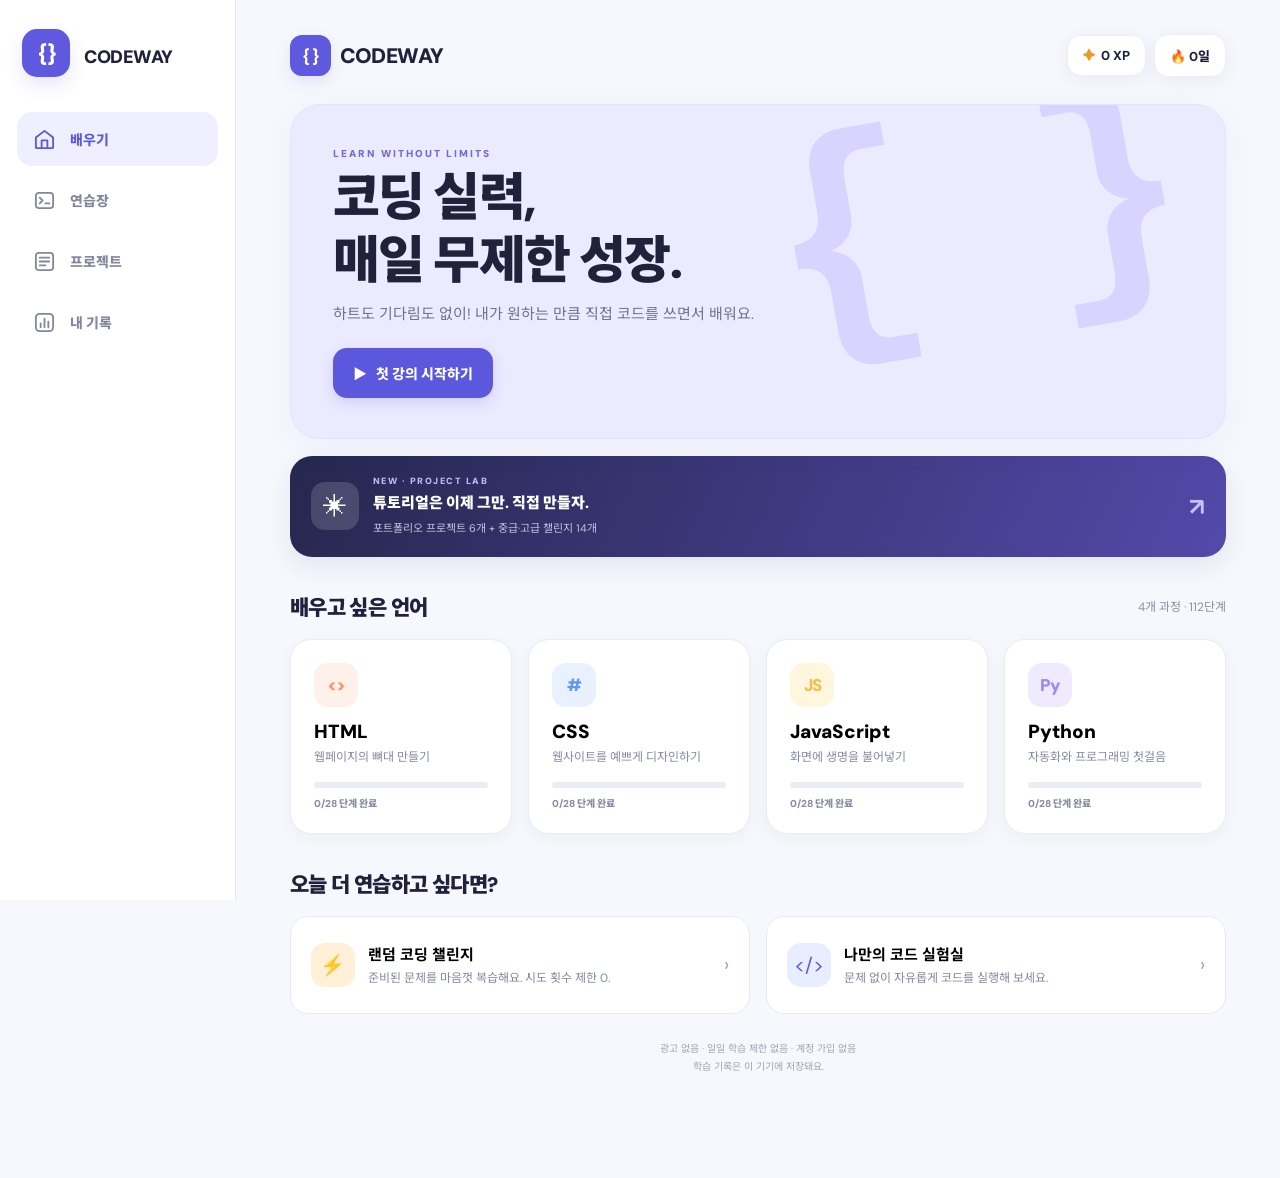
<file: index.html>
<!doctype html>
<html lang="ko">
<head>
  <meta charset="utf-8">
  <meta name="viewport" content="width=device-width, initial-scale=1, viewport-fit=cover">
  <meta name="theme-color" content="#f8f9ff">
  <meta name="apple-mobile-web-app-capable" content="yes">
  <meta name="apple-mobile-web-app-status-bar-style" content="default">
  <meta name="apple-mobile-web-app-title" content="CODEWAY">
  <meta name="description" content="하루 제한 없이 배우는 한국어 코딩 학습 앱. 기초 강의, 중급·고급 챌린지, 포트폴리오 프로젝트 제작.">
  <link rel="manifest" href="./manifest.webmanifest">
  <link rel="apple-touch-icon" href="./icon-192.png">
  <link rel="icon" type="image/svg+xml" href="./icon.svg">
  <link rel="stylesheet" href="./styles.css?v=4.0.0">
  <title>CODEWAY — 무제한 코딩 학습</title>
</head>
<body>
  <div id="app" aria-live="off"><div class="boot"><div class="brand-mark">{ }</div><strong>CODEWAY</strong><p>코딩의 모든 날이 열려 있어요.</p></div></div>
  <div id="toast" class="toast" role="status" aria-live="polite"></div>
  <script src="./lessons.js?v=4.0.0"></script>
  <script src="./app.js?v=4.0.0"></script>
</body>
</html>
</file>
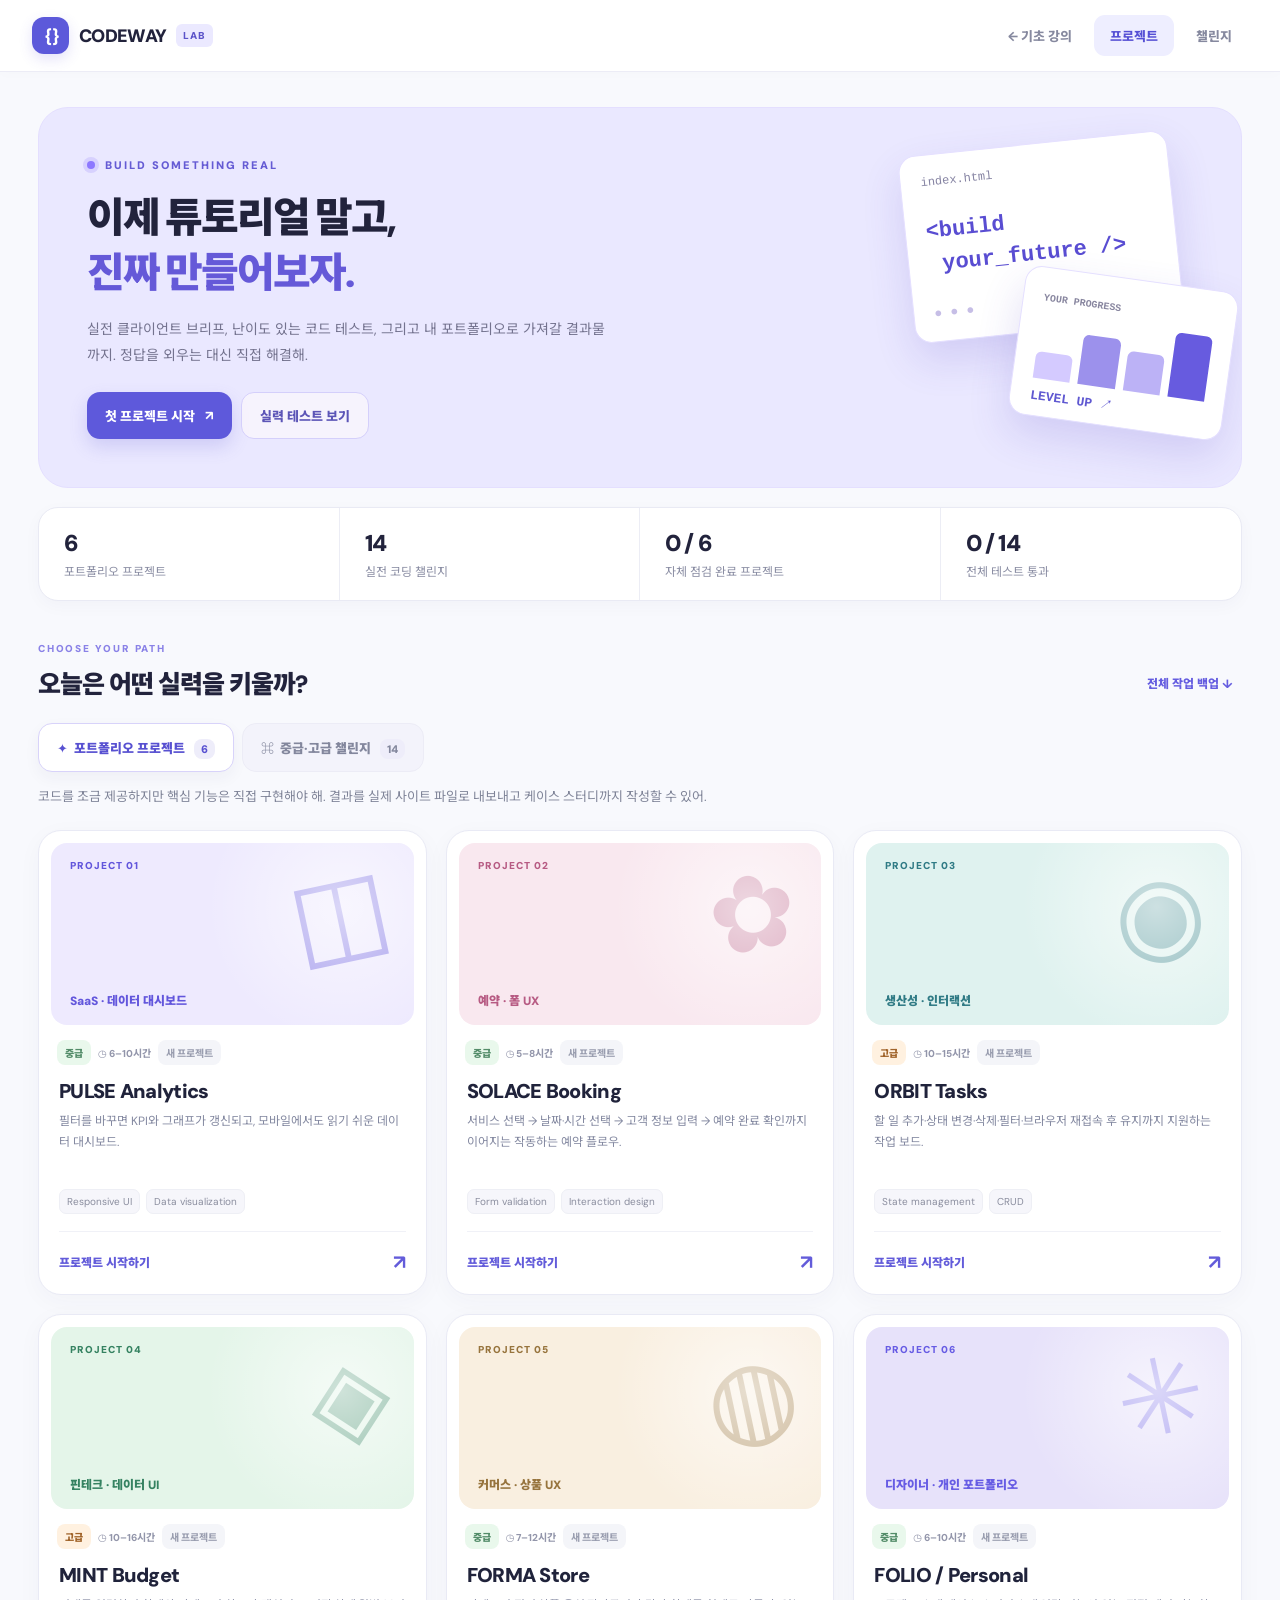
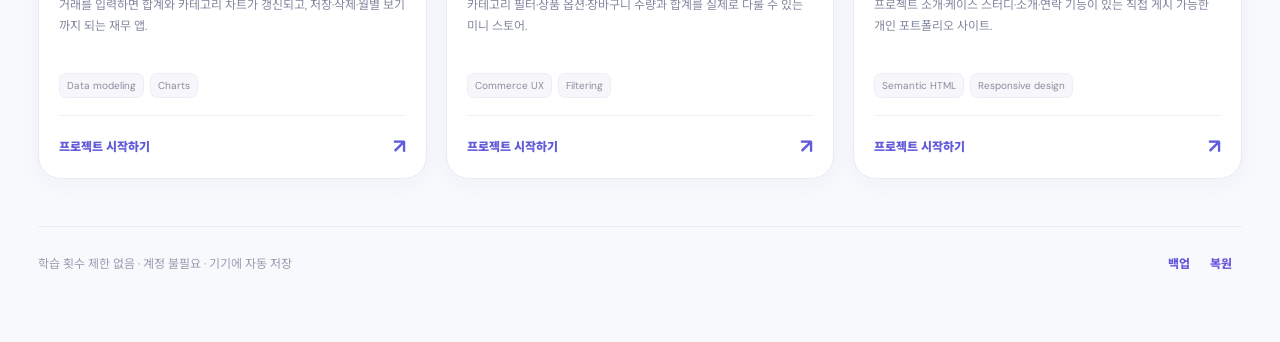
<file: studio.html>
<!doctype html>
<html lang="ko">
<head>
  <meta charset="utf-8">
  <meta name="viewport" content="width=device-width,initial-scale=1,viewport-fit=cover">
  <meta name="theme-color" content="#f6f5ff">
  <meta name="description" content="CODEWAY PROJECT LAB — 실전 프로젝트 6개와 중급·고급 테스트 기반 코딩 챌린지 14개를 제한 없이 학습합니다.">
  <link rel="manifest" href="./manifest.webmanifest">
  <link rel="icon" href="./icon.svg" type="image/svg+xml">
  <link rel="apple-touch-icon" href="./icon-192.png">
  <link rel="stylesheet" href="./studio.css?v=4.0.0">
  <title>PROJECT LAB — CODEWAY</title>
</head>
<body>
  <div id="lab" aria-live="off"></div>
  <div id="lab-toast" role="status" aria-live="polite"></div>
  <script src="./studio-data.js?v=4.0.0"></script>
  <script src="./studio.js?v=4.0.0"></script>
</body>
</html>
</file>
<file: styles.css>
@import url('https://fonts.googleapis.com/css2?family=DM+Sans:wght@400;500;600;700;800&family=Noto+Sans+KR:wght@400;500;600;700;800;900&display=swap');
:root{font-family:'DM Sans','Noto Sans KR',-apple-system,BlinkMacSystemFont,sans-serif;color:#20223c;background:#f8f9ff;font-synthesis:none;-webkit-font-smoothing:antialiased}*{box-sizing:border-box}html{scroll-behavior:smooth}body{margin:0;min-width:320px}button,textarea,select{font:inherit}button{cursor:pointer}button:disabled{cursor:wait;opacity:.55}a{color:inherit}#app{max-width:620px;margin:0 auto;min-height:100dvh;background:#f8f9ff}.screen{padding:0 22px 115px;min-height:100dvh}.boot{min-height:100dvh;display:flex;align-items:center;justify-content:center;flex-direction:column;gap:9px}.boot p{color:#7c8096}.topbar{display:flex;justify-content:space-between;align-items:center;padding-top:calc(22px + env(safe-area-inset-top,0px));padding-bottom:19px;gap:12px}.brand{display:flex;align-items:center;gap:9px;font-weight:900;font-size:17px;letter-spacing:-.65px}.brand-mark{width:36px;height:36px;background:#5e59df;color:white;border-radius:12px;display:grid;place-items:center;font-size:17px;font-weight:800;letter-spacing:-1px;box-shadow:0 6px 16px #5d59df24}.top-right{display:flex;gap:8px;align-items:center}.metric{background:white;border:1px solid #eeeef8;border-radius:14px;padding:9px 12px;font-weight:800;font-size:12px;display:flex;gap:5px;align-items:center;box-shadow:0 4px 18px #232a6010}.metric .spark{color:#f09a25}.eyebrow{text-transform:uppercase;letter-spacing:2px;color:#6e6bd4;font-size:10px;font-weight:900;margin:0 0 7px}.hero{background:#eceaff;border-radius:27px;position:relative;padding:26px 24px 23px;overflow:hidden;border:1px solid #e6e1ff;box-shadow:0 8px 30px #514cd210}.hero::after{content:'{ }';position:absolute;font-family:monospace;font-size:132px;font-weight:900;letter-spacing:-20px;color:#d8d3ff;right:-5px;top:3px;transform:rotate(-10deg);pointer-events:none}.hero>*{position:relative;z-index:1}.hero h1{font-size:29px;letter-spacing:-1.3px;line-height:1.32;margin:0 0 9px;font-weight:900}.hero p{font-size:13px;color:#71738d;line-height:1.8;margin:0 0 20px;max-width:244px}.primary{border:none;background:#5c58dd;color:#fff;font-weight:800;padding:13px 17px;border-radius:14px;box-shadow:0 5px 14px #5c58dd30;display:inline-flex;align-items:center;justify-content:center;gap:9px;font-size:13px}.primary:active,.outline:active,.course-card:active,.lesson-row:active{transform:scale(.985)}.primary.large{width:100%;font-size:15px;padding:16px}.secondary{border:none;background:#ecebfb;border-radius:13px;color:#5353b7;font-weight:800;padding:12px 15px;font-size:13px}.outline{border:1px solid #e1e2f0;background:#fff;border-radius:13px;padding:12px 15px;color:#373b57;font-weight:800;font-size:13px}.mini-text{font-size:12px;color:#8b90a6}.section-head{display:flex;justify-content:space-between;align-items:center;gap:8px;margin:28px 0 12px}.section-head h2{font-size:17px;font-weight:900;letter-spacing:-.6px;margin:0}.section-head .helper{font-size:12px;color:#8b90a6}.cards{display:grid;grid-template-columns:1fr 1fr;gap:11px}.course-card{border:1px solid #eaebf5;background:white;border-radius:21px;padding:18px 15px;text-align:left;min-height:178px;box-shadow:0 5px 17px #1f26600b;display:flex;flex-direction:column;transition:transform .1s}.course-logo{width:44px;height:44px;border-radius:14px;background:var(--tint);display:grid;place-items:center;font-weight:900;color:var(--accent);font-size:17px;letter-spacing:-1px}.course-card strong{font-size:17px;font-weight:900;margin:12px 0 4px}.course-card small{font-size:11px;color:#878ba2;line-height:1.5;min-height:33px}.progress-line{height:6px;background:#ececf5;border-radius:10px;overflow:hidden;width:100%;margin-top:auto}.progress-line span{display:block;background:var(--accent,#625be0);height:100%;border-radius:10px;transition:width .2s}.progress-meta{color:#858ba1;font-size:10px;font-weight:800;margin-top:7px}.callout{background:white;border:1px solid #e8e9f5;padding:16px;border-radius:18px;display:flex;align-items:center;gap:13px;margin-top:12px}.callout-icon{width:44px;height:44px;background:#fff0d7;color:#b76e16;border-radius:14px;display:grid;place-items:center;font-size:20px;flex-shrink:0}.callout-copy{flex:1;min-width:0}.callout-copy strong{font-size:13px}.callout-copy p{font-size:11px;color:#84899e;margin:4px 0 0;line-height:1.5}.callout-arrow{font-size:19px;color:#9b9eb3}.bottom-nav{position:fixed;bottom:0;left:50%;transform:translateX(-50%);width:min(100%,620px);display:grid;grid-template-columns:repeat(3,1fr);background:#ffffffed;border-top:1px solid #e9e9f5;backdrop-filter:blur(22px);padding:10px 10px calc(9px + env(safe-area-inset-bottom,0px));z-index:30;box-shadow:0 -9px 22px #2e315712}.nav-item{border:0;background:transparent;color:#9aa0b3;display:flex;flex-direction:column;align-items:center;gap:4px;font-weight:800;font-size:10px;padding:5px}.nav-item.active{color:#5c58dc}.nav-item svg{width:23px;height:23px;stroke:currentColor;stroke-width:1.9;fill:none;stroke-linecap:round;stroke-linejoin:round}.page-title{font-size:27px;line-height:1.3;font-weight:900;letter-spacing:-1px;margin:10px 0 6px}.page-subtitle{font-size:13px;color:#8b90a6;margin:0 0 24px;line-height:1.75}.back{background:none;border:none;padding:9px 0;color:#52546c;font-weight:800;font-size:14px}.course-head{border-radius:25px;padding:22px;background:var(--tint);margin:11px 0 18px;display:flex;gap:14px;align-items:center}.course-head .course-logo{width:56px;height:56px;background:#ffffffb8;font-size:22px;border-radius:17px;flex-shrink:0}.course-head strong{font-size:22px;font-weight:900}.course-head p{font-size:12px;color:#777c95;margin:4px 0 0}.chapter{border:1px solid #e9eaf4;border-radius:19px;background:white;margin-bottom:13px;overflow:hidden}.chapter-head{padding:15px 17px;display:flex;align-items:center;gap:10px;border-bottom:1px solid #f0f0f6}.chapter-num{background:#f0effe;color:#6561cc;width:36px;height:36px;display:grid;place-items:center;border-radius:12px;font-weight:900;font-size:12px}.chapter-head strong{font-size:14px}.chapter-head p{margin:3px 0 0;font-size:11px;color:#9296a9}.lesson-row{display:flex;align-items:center;gap:12px;width:100%;border:none;background:white;padding:12px 16px;text-align:left;border-bottom:1px solid #f1f2f8}.lesson-row:last-child{border:0}.lesson-symbol{width:34px;height:34px;border-radius:50%;background:#f1f2f8;display:grid;place-items:center;font-size:14px;font-weight:900;color:#9399b5;flex-shrink:0}.lesson-symbol.done{color:#fff;background:#6ec79d}.lesson-symbol.quiz{color:#c38b20;background:#fff2cf}.lesson-row strong{font-size:12px;font-weight:800;flex:1}.lesson-row small{font-size:11px;color:#9aa1b3}.lesson-row .chevron{color:#b2b5c6;font-size:18px}.lesson-top{padding:calc(14px + env(safe-area-inset-top,0px)) 20px 15px;display:flex;align-items:center;gap:14px;position:sticky;top:0;background:#f8f9ffef;backdrop-filter:blur(18px);z-index:20}.close-x{width:34px;height:34px;border:none;background:#fff;border-radius:11px;font-size:21px;color:#53536c;box-shadow:0 2px 8px #2220440b}.lesson-top .progress-line{margin:0;flex:1;height:8px}.lesson-count{font-size:11px;font-weight:900;color:#8c8ca4;white-space:nowrap}.lesson-screen{padding:0 20px 140px}.pill{display:inline-flex;border-radius:99px;padding:6px 10px;background:#efedff;color:#5f5bbf;font-size:10px;font-weight:900;letter-spacing:.3px;margin-top:13px}.lesson-heading{font-size:27px;font-weight:900;letter-spacing:-1.1px;margin:13px 0 12px;line-height:1.32}.lesson-explain{font-size:14px;color:#60677e;line-height:1.9;background:#fff;border:1px solid #eeedf7;border-radius:16px;padding:16px;margin-bottom:17px;white-space:pre-wrap}.lesson-subhead{font-weight:900;font-size:14px;margin:20px 0 10px;display:flex;justify-content:space-between;align-items:center}.sample{background:#252941;color:#e7eaff;border-radius:16px;padding:15px;white-space:pre-wrap;font-size:12px;line-height:1.7;overflow-x:auto;font-family:ui-monospace,SFMono-Regular,Consolas,monospace;margin:0 0 17px}.task-box{border:1px solid #dedcf9;background:#f0efff;border-radius:16px;padding:16px;margin:12px 0 14px}.task-box .task-label{font-size:10px;letter-spacing:1px;font-weight:900;color:#6962c8}.task-box p{font-size:13px;font-weight:750;line-height:1.75;color:#323654;margin:6px 0 0}.editor-wrap{border:1px solid #e1e4ee;background:#20243b;border-radius:17px;overflow:hidden;box-shadow:0 8px 26px #20243b14}.editor-top{display:flex;align-items:center;justify-content:space-between;background:#2c304a;color:#a9b2d0;padding:11px 13px;font-size:11px;font-weight:800}.dots{display:flex;gap:5px;align-items:center}.dots i{display:block;width:7px;height:7px;border-radius:50%;background:#ff7b91}.dots i:nth-child(2){background:#ffca6b}.dots i:nth-child(3){background:#6bd4ab}.code-input{width:100%;min-height:195px;max-height:440px;padding:17px 15px;background:#20243b;color:#f2f4ff;border:0;resize:vertical;outline:none;font:13px/1.75 ui-monospace,SFMono-Regular,Consolas,monospace;tab-size:2;display:block;overflow-wrap:normal;white-space:pre}.code-input::placeholder{color:#79819b}.keyboard-row{background:#2c304a;display:flex;gap:6px;padding:8px 10px;overflow-x:auto}.keycap{background:#404763;border:1px solid #565e7d;color:#e7eaf8;border-radius:7px;min-width:33px;height:29px;font:12px ui-monospace,monospace;flex:0 0 auto}.editor-tools{display:flex;gap:8px;margin-top:11px;flex-wrap:wrap}.hint{border:1px solid #f4e3b5;background:#fff9e7;border-radius:13px;padding:13px;margin-top:12px;font-size:12px;line-height:1.75;color:#906f23}.answer{white-space:pre-wrap;background:#f0f8f2;color:#2e7150;border:1px solid #cbe9d7;border-radius:13px;padding:13px;line-height:1.8;font:12px ui-monospace,monospace;overflow-x:auto;margin-top:12px}.feedback{border-radius:16px;padding:15px;margin-top:16px;font-size:12px;line-height:1.7}.feedback.pass{background:#ebfaf3;border:1px solid #b9e5ce;color:#276648}.feedback.fail{background:#fff5ec;border:1px solid #f1d6c0;color:#91542a}.feedback.error{background:#fff0f2;border:1px solid #f0c8d2;color:#9d3858}.feedback strong{font-size:14px;font-weight:900}.feedback pre{margin:11px 0 0;background:#ffffffaa;border:1px solid #ffffffad;border-radius:8px;padding:10px;white-space:pre-wrap;overflow-wrap:anywhere;font:12px/1.6 ui-monospace,monospace;max-height:200px;overflow:auto}.preview{width:100%;height:180px;background:#fff;border:1px solid #e6e7ee;border-radius:14px;margin:8px 0 5px}.run-bar{margin-top:16px}.finish-actions{display:flex;gap:8px;margin-top:12px}.finish-actions button{flex:1}.quiz-options{display:grid;gap:10px;margin:15px 0}.quiz-option{background:white;border:1.5px solid #e6e7f1;border-radius:15px;padding:17px 16px;font-weight:800;font-size:14px;text-align:left;color:#363a58;display:flex;align-items:center;gap:12px}.quiz-option:disabled{opacity:1;cursor:default}.quiz-option.correct{border-color:#56bc91;background:#effaf3;color:#25724e}.quiz-option.incorrect{border-color:#ed8d91;background:#fff3f4;color:#a64c59}.quiz-option .opt-letter{width:29px;height:29px;border-radius:9px;background:#f0effc;color:#6865c4;display:grid;place-items:center;font-size:12px;flex-shrink:0}.quiz-question{font-size:18px;font-weight:900;line-height:1.65;margin:14px 0 15px}.playground-intro{border-radius:20px;padding:20px;background:#edeaff;margin-bottom:20px}.playground-intro h2{font-size:20px;margin:0 0 7px}.playground-intro p{color:#73768e;font-size:12px;margin:0;line-height:1.7}.lang-tabs{display:grid;grid-template-columns:repeat(4,1fr);gap:6px;margin:12px 0}.lang-tab{border:none;background:#f0f0f7;padding:10px 4px;border-radius:11px;color:#85899d;font-size:12px;font-weight:900}.lang-tab.active{background:#5e59df;color:white}.record-banner{background:#242747;color:white;padding:22px;border-radius:24px;display:flex;align-items:center;justify-content:space-between;margin:16px 0}.record-banner h2{font-size:29px;font-weight:900;margin:4px 0}.record-banner p{margin:0;font-size:11px;color:#bdc4df}.record-star{font-size:43px}.stats-grid{display:grid;grid-template-columns:repeat(2,1fr);gap:11px}.stat-tile{border:1px solid #e9eaf4;border-radius:18px;background:#fff;padding:18px}.stat-tile strong{font-size:24px;font-weight:900}.stat-tile p{font-size:11px;color:#9a9eb1;margin:7px 0 0}.activity{display:flex;align-items:end;gap:9px;height:150px;padding:15px 2px 0}.day{flex:1;display:flex;flex-direction:column;align-items:center;justify-content:end;gap:8px;height:100%}.bar-track{height:108px;border-radius:8px;background:#f0eff9;width:100%;display:flex;align-items:end;overflow:hidden}.bar-fill{background:#837cf0;width:100%;border-radius:7px 7px 3px 3px;min-height:0}.day span{color:#969bac;font-size:10px;font-weight:800}.course-progress-row{background:#fff;border:1px solid #e9eaf4;border-radius:16px;padding:14px;margin-bottom:9px}.course-progress-row .line{display:flex;justify-content:space-between;font-size:13px;font-weight:800;margin-bottom:11px}.course-progress-row .line small{font-size:11px;color:#9a9db2}.info-note{padding:13px;background:#fff;border:1px solid #e6e7f2;border-radius:13px;color:#9296a8;font-size:11px;line-height:1.8;margin:14px 0}.toast{position:fixed;z-index:100;bottom:calc(97px + env(safe-area-inset-bottom,0px));left:50%;transform:translate(-50%,30px);opacity:0;pointer-events:none;background:#222640;color:white;font-size:12px;font-weight:800;padding:12px 17px;border-radius:12px;box-shadow:0 15px 36px #161b4645;transition:.2s;max-width:92%;text-align:center}.toast.show{opacity:1;transform:translate(-50%,0)}.footer-note{text-align:center;color:#a1a5b5;font-size:10px;line-height:1.8;margin:26px 4px}.loading-spinner{display:inline-block;width:12px;height:12px;border:2px solid #ffffff80;border-top-color:white;border-radius:50%;animation:spin .7s linear infinite}@keyframes spin{to{transform:rotate(360deg)}}@media(min-width:620px){body{background:#ebeefa}#app{box-shadow:0 0 50px #252b6014}.screen{padding-left:30px;padding-right:30px}.lesson-screen{padding-left:30px;padding-right:30px}}@media(max-width:370px){.screen{padding-left:16px;padding-right:16px}.hero{padding:23px 20px}.hero h1{font-size:26px}.metric{padding:8px}.course-card{padding:14px 11px}.lesson-screen{padding-left:15px;padding-right:15px}}


/* CODEWAY Responsive Layout v2 — mobile layout remains unchanged. */
@media (min-width: 780px) {
  :root { background: #f7f8fd; }
  body { background: #f7f8fd; }
  #app { max-width: none; margin: 0; box-shadow: none; background: #f7f8fd; }
  .screen { margin-left: 92px; padding: 0 clamp(28px, 4.2vw, 68px) 76px; min-height: 100dvh; }
  .screen > main, .screen > .topbar { max-width: 1240px; margin-left: auto; margin-right: auto; }
  .screen > .topbar { padding-top: 34px; padding-bottom: 27px; }
  .screen .brand { font-size: 21px; }
  .screen .brand-mark { width: 41px; height: 41px; }
  .metric { font-size: 13px; padding: 11px 15px; }
  .bottom-nav, .bottom-nav.desktop-only {
    position: fixed; top: 0; bottom: 0; left: 0; right: auto; transform: none;
    width: 92px; height: 100dvh; display: flex; flex-direction: column;
    align-items: stretch; justify-content: flex-start; gap: 11px;
    padding: 96px 11px 24px; border: 0; border-right: 1px solid #e6e9f5;
    border-radius: 0; background: #fff; box-shadow: none; backdrop-filter: none;
    z-index: 40;
  }
  .bottom-nav::before {
    content: '{ }'; display: grid; place-items: center;
    width: 48px; height: 48px; position: absolute; top: 26px; left: 22px;
    background: #5e59df; color: #fff; border-radius: 15px;
    font-size: 22px; font-weight: 900; letter-spacing: -3px;
    box-shadow: 0 8px 18px #5e59df25;
  }
  .nav-item { width: 100%; min-height: 70px; padding: 12px 8px;
    border-radius: 15px; gap: 7px; color: #82879b; font-size: 11px; }
  .nav-item:hover { background: #f5f5ff; color: #5c58dc; }
  .nav-item.active { color: #5c58dc; background: #f0efff; }
  .nav-item svg { width: 25px; height: 25px; }
  .page-title { font-size: 36px; line-height: 1.23; margin-top: 12px; }
  .page-subtitle { font-size: 14px; }
  .hero { padding: 42px 42px 40px; border-radius: 30px; }
  .hero h1 { font-size: clamp(35px, 4vw, 51px); line-height: 1.23; }
  .hero p { max-width: 430px; font-size: 15px; }
  .hero::after { font-size: clamp(154px, 20vw, 280px); right: 55px; top: -25px; }
  .hero .primary { font-size: 14px; padding: 15px 20px; }
  .section-head { margin-top: 34px; margin-bottom: 17px; }
  .section-head h2 { font-size: 21px; }
  .cards { gap: 16px; }
  .course-card { min-height: 195px; padding: 23px; }
  .course-card:hover { border-color: #beb9ff; transform: translateY(-2px); box-shadow: 0 10px 26px #4341a81a; }
  .course-card strong { font-size: 19px; }
  .course-card small { font-size: 12px; }
  .callout { padding: 20px; }
  .callout-copy strong { font-size: 15px; }
  .callout-copy p { font-size: 12px; }
  .chapter-grid { display: grid; grid-template-columns: repeat(2, minmax(0, 1fr)); gap: 16px; align-items: start; }
  .chapter { margin: 0; }
  .chapter-head { padding: 19px; }
  .lesson-row { padding: 15px 19px; }
  .lesson-row strong { font-size: 13px; }
  .lesson-row:hover { background: #f9f9ff; }
  .playground-intro { padding: 26px 30px; }
  .playground-intro h2 { font-size: 23px; }
  .playground-intro p { font-size: 13px; }
  .code-input { font-size: 14px; line-height: 1.7; }
  .stats-grid { grid-template-columns: repeat(4,minmax(0,1fr)); }
  .stat-tile { padding: 24px; }
  .stat-tile strong { font-size: 28px; }
  .record-banner { padding: 30px; }
  .toast { bottom: 32px; }
  .lesson-top { margin-left: 92px; padding: 23px clamp(28px,4.2vw,68px) 18px; }
  .lesson-top > * { flex-shrink: 0; }
  .lesson-top .progress-line { flex-shrink: 1; }
  .lesson-screen { max-width: none; margin-left: 92px; padding: 22px clamp(28px,4.2vw,68px) 80px; }
  .lesson-screen > :not(.lesson-grid) { max-width: 960px; margin-left: auto; margin-right: auto; }
  .lesson-grid { max-width: 1240px; margin: 0 auto; }
  .lesson-heading { font-size: 34px; }
  .lesson-explain { font-size: 15px; padding: 22px; }
  .sample { font-size: 13px; padding: 20px; }
  .task-box { padding: 20px; }
  .task-box p { font-size: 14px; }
  .quiz-options { grid-template-columns: repeat(2, minmax(0, 1fr)); }
  .quiz-option { min-height: 74px; }
  .preview { height: 320px; }
  .desktop-lesson-nav { display: contents; }
  button:focus-visible, textarea:focus-visible { outline: 3px solid #aaa5ff; outline-offset: 3px; }
}
@media (min-width: 1180px) {
  .screen { margin-left: 236px; }
  .bottom-nav, .bottom-nav.desktop-only { width: 236px; padding: 112px 17px 24px; gap: 7px; }
  .bottom-nav::before { top: 29px; left: 22px; width: 48px; height: 48px; }
  .bottom-nav::after { content: 'CODEWAY'; position: absolute; top: 45px; left: 84px; color: #20223c; font-size: 18px; font-weight: 900; letter-spacing: -.5px; }
  .nav-item { flex-direction: row; justify-content: flex-start; gap: 14px; min-height: 54px; padding: 13px 16px; font-size: 14px; }
  .nav-item svg { width: 23px; height: 23px; }
  .cards { grid-template-columns: repeat(4, minmax(0,1fr)); }
  .home-challenges { display: grid; grid-template-columns: repeat(2,minmax(0,1fr)); gap: 16px; }
  .home-challenges .callout { margin-top: 0; min-height: 98px; }
  .lesson-top { margin-left: 236px; }
  .lesson-screen { margin-left: 236px; }
  .lesson-grid { display: grid; grid-template-columns: minmax(0,.91fr) minmax(0,1.09fr); align-items: start; gap: clamp(24px,3.2vw,50px); }
  .lesson-guide { position: sticky; top: 99px; min-width: 0; }
  .lesson-workspace { min-width: 0; padding-top: 6px; }
  .lesson-workspace .code-input { min-height: 300px !important; max-height: 680px; }
  .playground-workspace { display: grid; grid-template-columns: minmax(0, 1.08fr) minmax(0, .92fr); gap: 22px; align-items: stretch; }
  .playground-code, .playground-results { min-width: 0; }
  .playground-code .code-input { min-height: 410px !important; max-height: 720px; }
  .playground-results { background: #fff; border: 1px solid #e9eaf4; border-radius: 21px; padding: 23px; min-height: 500px; }
}
@media (min-width: 780px) and (max-width: 1179px) {
  .playground-results { margin-top: 24px; }
}
/* Shared output panel also works on narrow mobile screens. */
.result-title { font-size: 15px; font-weight: 900; margin: 2px 0 17px; display: flex; flex-wrap: wrap; justify-content: space-between; gap: 8px; }
.result-empty { background: #f7f8fd; border: 1px dashed #d9dced; border-radius: 17px; min-height: 210px; padding: 30px 17px; display: flex; flex-direction: column; justify-content: center; align-items: center; text-align: center; }
.result-empty span { font-size: 35px; font-weight: 700; color: #8987d5; padding-bottom: 10px; }
.result-empty strong { font-size: 14px; }
.result-empty p { font-size: 12px; line-height: 1.75; color: #9296aa; max-width: 240px; }
@media (max-width: 779px) {
  .bottom-nav.desktop-only { display: none; }
  .playground-results { margin-top: 26px; }
  .result-empty { min-height: 150px; }
  .result-title { margin-top: 8px; }
}

/* v4 Project Lab entry — works on both desktop and mobile */
.bottom-nav{grid-template-columns:repeat(4,minmax(0,1fr))}
.nav-item{text-decoration:none;justify-content:center}
@media(min-width:780px){.nav-item{justify-content:flex-start}}
.lab-teaser{display:flex;align-items:center;gap:14px;background:linear-gradient(115deg,#26274e,#5349aa);color:#fff!important;border-radius:22px;padding:19px 21px;margin:17px 0 2px;text-decoration:none;box-shadow:0 9px 24px #32317a1a}
.lab-teaser-icon{width:48px;height:48px;display:grid;place-items:center;flex:none;background:#ffffff26;color:#fff;border-radius:14px;font-size:24px}
.lab-teaser>span:nth-child(2){display:grid;gap:5px;flex:1;min-width:0}
.lab-teaser small{letter-spacing:1.5px;font-size:9px;color:#c0b9ff;font-weight:900}
.lab-teaser strong{font-size:15px;font-weight:900;line-height:1.5}
.lab-teaser em{font-size:11px;color:#c3c1dc;font-style:normal;line-height:1.6}
.lab-teaser>b{font-size:24px;color:#c7c0ff}
@media(max-width:779px){.lab-teaser{padding:15px;gap:11px;border-radius:18px}.lab-teaser-icon{height:43px;width:43px}.lab-teaser strong{font-size:13px}.lab-teaser em{font-size:10px}.bottom-nav .nav-item{min-width:0}}
</file>
<file: studio.css>
@import url('https://fonts.googleapis.com/css2?family=DM+Sans:wght@400;500;600;700;800&family=Noto+Sans+KR:wght@400;500;600;700;800;900&display=swap');
:root{font-family:'DM Sans','Noto Sans KR',system-ui,-apple-system,sans-serif;background:#f8f9fd;color:#22233c;font-synthesis:none;-webkit-font-smoothing:antialiased}*{box-sizing:border-box}html{scroll-behavior:smooth}body{margin:0;min-width:320px}button,textarea,input{font:inherit}button{cursor:pointer}button:disabled{opacity:.58;cursor:wait}button:focus-visible,a:focus-visible,input:focus-visible,textarea:focus-visible,summary:focus-visible{outline:3px solid #aaa1ff;outline-offset:2px}a{color:inherit;text-decoration:none}.site-header{background:#fff;border-bottom:1px solid #ececf6;position:sticky;top:0;z-index:30;box-shadow:0 2px 12px #24265704}.header-inner{max-width:1560px;margin:auto;padding:15px 32px;display:flex;align-items:center;justify-content:space-between;gap:16px}.brand{display:flex;align-items:center;gap:10px;font-weight:900;font-size:18px;letter-spacing:-.7px}.brand-icon{display:grid;place-items:center;width:37px;height:37px;background:#5c59da;color:white;border-radius:12px;font-size:17px;letter-spacing:-2px;box-shadow:0 5px 14px #5147db28}.brand i{font-style:normal;font-size:10px;letter-spacing:1px;background:#ebe9ff;padding:5px 7px;border-radius:6px;color:#5c54c9}.site-header nav{display:flex;gap:6px;align-items:center}.site-header nav a,.nav-btn{border:0;background:none;color:#86899f;font-size:13px;font-weight:800;border-radius:11px;padding:11px 16px;white-space:nowrap}.site-header nav a:hover,.nav-btn:hover{background:#f2f1ff;color:#514ac8}.nav-btn.active{color:#5650d5;background:#eeeeff}.gallery{max-width:1260px;margin:auto;padding:35px 28px 70px}.lab-hero{background:#eae8ff;border-radius:30px;min-height:342px;display:grid;grid-template-columns:1.25fr .75fr;overflow:hidden;position:relative;border:1px solid #e4dfff}.hero-copy{padding:45px 48px 48px;position:relative;z-index:2}.kicker{letter-spacing:2px;color:#655bd4;font-size:11px;font-weight:900;display:inline-flex;align-items:center;gap:10px}.live-dot{height:8px;width:8px;border-radius:50%;background:#8d78ff;box-shadow:0 0 0 4px #d7d1fe}.lab-hero h1{font-size:clamp(29px,3.2vw,48px);letter-spacing:-2px;line-height:1.35;margin:17px 0 14px;font-weight:900}.lab-hero h1 em{font-style:normal;color:#6559d8}.lab-hero p{color:#74738f;font-size:14px;line-height:1.9;max-width:520px;margin:0 0 23px}.hero-actions{display:flex;gap:9px;flex-wrap:wrap}.solid-btn,.secondary-btn,.light-btn{display:inline-flex;align-items:center;justify-content:center;gap:10px;border-radius:13px;padding:13px 18px;font-size:13px;font-weight:850;border:0}.solid-btn{background:#5e59db;color:#fff;box-shadow:0 8px 18px #6059d333}.solid-btn:hover{background:#4a43c1}.light-btn{background:#fffafc9c;color:#5c55b7;border:1px solid #d4cffb}.secondary-btn{background:#fff;color:#5751d3;border:1px solid #dcdef0}.secondary-btn:hover{background:#f5f4ff}.hero-deco{position:relative;min-height:300px}.floating-card{position:absolute;background:#fff;border:1px solid #e5e0ff;box-shadow:0 18px 40px #4e3ebe29;border-radius:17px;padding:20px;font-family:ui-monospace,SFMono-Regular,Consolas,monospace}.floating-card.one{top:35px;right:65px;width:270px;height:188px;transform:rotate(-6deg);display:flex;flex-direction:column;justify-content:space-between}.floating-card.one span{color:#8583a2;font-size:12px}.floating-card.one strong{font-size:22px;color:#594dd2;line-height:1.5}.floating-card.one small{color:#c6bee6}.floating-card.two{top:170px;right:10px;width:215px;height:150px;transform:rotate(8deg)}.floating-card.two>span{font-size:10px;color:#88869f;font-weight:900}.floating-card.two>strong{font-size:13px;color:#5f58d1}.fake-bars{display:flex;align-items:end;gap:8px;height:65px;margin:8px 0}.fake-bars b{flex:1;background:#d4caff;border-radius:6px 6px 0 0;height:42%}.fake-bars b:nth-child(2){height:77%;background:#9c91ec}.fake-bars b:nth-child(3){height:62%;background:#bcb2f6}.fake-bars b:nth-child(4){height:100%;background:#675bdf}.lab-metrics{display:grid;grid-template-columns:repeat(4,minmax(0,1fr));background:white;border-radius:20px;border:1px solid #e9eaf4;margin:19px 0 35px;box-shadow:0 5px 17px #14125108}.lab-metrics>div{padding:20px 25px;border-right:1px solid #ecedf5;display:grid;gap:4px}.lab-metrics>div:last-child{border:0}.lab-metrics strong{font-size:23px;font-weight:900;letter-spacing:-.8px}.lab-metrics span{color:#8a8da3;font-size:12px}.eyebrow{letter-spacing:1.8px;font-size:10px;font-weight:900;color:#8a82e7}.section-top{display:flex;align-items:end;justify-content:space-between;gap:15px;margin-bottom:18px}.section-top h2{margin:7px 0 0;font-size:25px;font-weight:900;letter-spacing:-1px}.text-btn{border:0;background:transparent;color:#655de0;font-weight:850;font-size:12px;padding:9px}.mode-tabs{display:flex;align-items:center;gap:8px;margin:22px 0 9px}.mode-tabs button{background:#f3f3fb;border:1px solid #ececf6;color:#83879d;font-size:13px;font-weight:900;padding:14px 18px;border-radius:14px}.mode-tabs button.selected{background:#fff;color:#5851d1;border-color:#d8d3fa;box-shadow:0 6px 16px #2826570c}.mode-tabs button span{margin-left:6px;font-size:11px;background:#eeedfa;border-radius:8px;padding:3px 7px}.list-intro{color:#7f8498;font-size:13px;line-height:1.7;margin:14px 0 22px}.project-grid{display:grid;grid-template-columns:repeat(3,minmax(0,1fr));gap:19px}.project-card{text-align:left;border:1px solid #e9eaf5;border-radius:23px;background:white;padding:12px 12px 19px;box-shadow:0 6px 25px #32355c09;transition:transform .15s,box-shadow .15s;min-width:0;color:#20233b}.project-card:hover{transform:translateY(-4px);box-shadow:0 15px 38px #29244e17}.project-thumb{height:182px;border-radius:16px;background:#eeeafe;display:flex;flex-direction:column;justify-content:space-between;position:relative;overflow:hidden;padding:16px 19px;color:var(--project-accent)}.project-thumb::after{content:'';position:absolute;inset:0;background:radial-gradient(circle at 80% 35%,#fff9 0,transparent 43%);pointer-events:none}.thumb-orbit{background:#dff2ef}.thumb-solace{background:#f9e8ef}.thumb-mint{background:#e4f5e9}.thumb-forma{background:#f9efe0}.thumb-folio{background:#e7e2fa}.project-index,.thumb-footer{position:relative;z-index:1;font-size:10px;font-weight:900;letter-spacing:1px}.thumb-footer{letter-spacing:0;font-size:12px}.thumb-art{font-family:ui-sans-serif,system-ui;font-size:105px;font-weight:800;position:absolute;right:24px;top:19px;opacity:.53;line-height:1;transform:rotate(-12deg);color:var(--project-accent)}.project-meta{display:flex;align-items:center;gap:7px;margin:15px 6px 0;flex-wrap:wrap}.difficulty{font-size:10px;font-weight:900;color:#538c69;background:#e9f8ec;padding:5px 8px;border-radius:8px;white-space:nowrap}.difficulty.hard{color:#a06329;background:#fff1e0}.duration,.progress-chip{color:#9295aa;font-size:10px;font-weight:750}.progress-chip{background:#f2f0ff;color:#6358cf;padding:5px 8px;border-radius:8px}.muted-chip{background:#f4f5f9;color:#999daf}.project-card h3{font-size:20px;letter-spacing:-.7px;margin:13px 8px 7px;font-weight:900}.project-card p{font-size:12px;color:#8388a0;line-height:1.8;margin:0 8px;min-height:64px}.project-skills{display:flex;gap:6px;flex-wrap:wrap;margin:14px 8px}.project-skills span{font-size:10px;background:#f6f6fb;border:1px solid #eeeff5;color:#8a8d9e;padding:5px 7px;border-radius:7px}.card-cta{display:flex;margin:17px 8px 0;border-top:1px solid #f0f1f7;padding-top:17px;align-items:center;justify-content:space-between;font-weight:900;color:#635cda;font-size:12px}.card-cta b{font-size:20px}.filter-pills{display:flex;gap:7px;flex-wrap:wrap;margin:0 0 19px}.filter-pill{border:1px solid #e6e7f2;background:white;color:#7a7e93;padding:10px 14px;border-radius:11px;font-weight:750;font-size:12px}.filter-pill.on{background:#625bda;color:white;border-color:#625bda}.challenge-grid{display:grid;grid-template-columns:repeat(3,minmax(0,1fr));gap:15px}.challenge-card{border:1px solid #e9eaf4;background:white;border-radius:20px;padding:21px;text-align:left;display:flex;flex-direction:column;min-height:225px;color:#272943;box-shadow:0 5px 17px #26265a09;transition:transform .15s,box-shadow .15s}.challenge-card:hover{transform:translateY(-3px);box-shadow:0 12px 26px #19194716}.challenge-top{display:flex;justify-content:space-between;align-items:center}.challenge-lang{height:35px;width:35px;border-radius:10px;display:grid;place-items:center;background:#fff2cc;color:#c88704;font-weight:900;font-size:13px}.challenge-lang.py{background:#e7edff;color:#5568b9}.challenge-card h3{font-size:16px;line-height:1.4;letter-spacing:-.5px;margin:17px 0 9px}.challenge-card p{font-size:12px;color:#8a8ea1;line-height:1.75;margin:0;flex:1}.challenge-bottom{border-top:1px solid #f0f0f6;padding-top:14px;margin-top:17px;display:flex;gap:8px;justify-content:space-between;font-size:11px;color:#999cb0;font-weight:750}.challenge-bottom span:last-child{color:#6c60df}.challenge-bottom .passed{color:#329976!important}.lab-footer{display:flex;justify-content:space-between;gap:15px;border-top:1px solid #e9eaf3;padding:27px 0 0;margin-top:47px;color:#999caf;font-size:12px}.lab-footer button{border:0;background:transparent;color:#6457db;padding:0 10px;font-weight:800}
.workspace-header{max-width:1560px;margin:0 auto;padding:22px 30px 25px;display:flex;align-items:end;justify-content:space-between;gap:18px}.back-link{background:transparent;border:0;color:#9094ac;font-weight:750;font-size:12px;padding:5px 0 13px}.back-link:hover{color:#5c55cf}.workspace-title{display:flex;gap:15px;align-items:center}.workspace-title h1{font-size:26px;font-weight:900;letter-spacing:-1px;margin:6px 0 0}.workspace-icon{flex:none;width:51px;height:51px;border-radius:15px;color:white;display:grid;place-items:center;font-size:25px}.workspace-actions{display:flex;align-items:center;gap:14px}.save-label{font-size:12px;color:#979aae;font-weight:800}.studio-layout{max-width:1560px;margin:auto;padding:0 30px 60px;display:grid;grid-template-columns:310px minmax(0,1fr);gap:20px;align-items:start}.brief,.challenge-brief{background:#fff;border:1px solid #e9eaf4;border-radius:22px;padding:26px;min-width:0;box-shadow:0 4px 16px #2b2e6608}.brief-label{color:#8c84dd;font-size:10px;font-weight:900;letter-spacing:1.7px;display:flex;justify-content:space-between}.brief h2,.challenge-brief h2{font-size:20px;letter-spacing:-.6px;margin:17px 0 12px}.brief>p,.challenge-brief>p{font-size:13px;color:#7a7f97;line-height:1.8;margin:0 0 18px}.brief-target{background:#f4f3ff;padding:15px;border-radius:13px}.brief-target strong{font-size:12px;color:#5b54cb}.brief-target p{font-size:12px;line-height:1.75;color:#777a9a;margin:7px 0 0}.brief-heading{display:flex;justify-content:space-between;align-items:center;margin:24px 0 8px}.brief-heading h3,.case-panel h3{font-size:14px;font-weight:900;margin:0}.brief-heading span{font-size:12px;color:#625cd8;font-weight:900}.meter{height:7px;background:#ebeaf6;border-radius:10px;overflow:hidden}.meter div{height:100%;background:#7167df;border-radius:10px;transition:width .2s}.helper-text{font-size:10px!important;color:#a2a5b5!important;margin:9px 0 13px!important}.requirements{display:grid;gap:2px}.req{display:flex;align-items:flex-start;gap:9px;padding:9px 0;font-size:11px;color:#646983;line-height:1.65;cursor:pointer}.req input{margin:2px 0 0;accent-color:#5f57d2;flex-shrink:0;width:15px;height:15px}.req:has(input:checked){color:#4c4ec5}.brief details,.challenge-brief details{border-top:1px solid #eeeff7;border-bottom:1px solid #eeeff7;padding:13px 0;margin-top:16px}.brief summary,.challenge-brief summary{font-size:12px;color:#6258cd;font-weight:850;cursor:pointer}.brief details li{font-size:11px;color:#82869a;line-height:1.7;padding:3px 0}.case-panel{background:#fbfbff;border:1px solid #eeeef6;border-radius:14px;padding:17px;margin-top:20px}.case-panel h3{margin:10px 0}.case-panel p{font-size:11px;color:#8489a0;line-height:1.75}.case-panel label{display:block;font-size:10px;font-weight:900;color:#72778e;margin:14px 0 8px}.case-panel textarea{width:100%;resize:vertical;line-height:1.6;background:white;border:1px solid #e3e4f0;border-radius:10px;padding:10px;font-size:12px;min-height:112px}.reset-btn{margin-top:22px;border:0;background:transparent;color:#a3a6b6;font-size:11px;padding:10px 0}.reset-btn:hover{color:#b15a5a}.coding-workspace,.challenge-work{background:#fff;border:1px solid #e9eaf4;border-radius:22px;min-width:0;overflow:hidden;box-shadow:0 4px 16px #2b2e6608}.code-toolbar{display:flex;align-items:center;justify-content:space-between;background:#25283c;color:white;gap:15px;padding:0 17px;min-height:50px}.file-tabs{display:flex;align-items:center;gap:2px;overflow:auto;scrollbar-width:thin}.file-tabs button,.filename{border:0;color:#b3b4ce;background:none;font-size:12px;font-weight:800;padding:16px 18px;white-space:nowrap}.file-tabs button.active{background:#32354e;color:white;box-shadow:inset 0 -3px #9890ff}.editor-caption{color:#84879e;font-size:11px;white-space:nowrap}.editor-shell{height:330px;display:flex;background:#1b1e2e;position:relative;overflow:hidden}.editor-gutter{padding:18px 10px 18px 13px;color:#545d76;text-align:right;font:13px/1.76 ui-monospace,SFMono-Regular,Menlo,Consolas,monospace;min-width:47px;white-space:pre;user-select:none;pointer-events:none;overflow:hidden;flex:none}.editor-shell textarea{background:transparent;color:#dce0ff;border:0;outline:0;resize:none;flex:1;padding:18px 22px 18px 6px;width:100%;min-width:0;tab-size:2;font:13px/1.76 ui-monospace,SFMono-Regular,Menlo,Consolas,monospace;white-space:pre;overflow:auto;letter-spacing:0;caret-color:#ae9eff}.editor-shell textarea:focus-visible{outline:0}.editor-bottom{display:flex;align-items:center;justify-content:space-between;padding:9px 16px;background:#25283c;color:#838ca4;font-size:11px}.editor-bottom button{background:transparent;color:#b4b7d7;border:0;font-size:11px;padding:5px 7px}.preview-toolbar{display:flex;align-items:center;justify-content:space-between;gap:12px;padding:13px 17px;background:#fff;border-bottom:1px solid #e9e9f3;flex-wrap:wrap}.preview-toolbar>div:first-child{display:flex;gap:7px;align-items:center}.preview-dot{width:8px;height:8px;border-radius:50%;background:#2fc99e}.preview-toolbar strong{letter-spacing:1px;color:#545971;font-size:11px}.preview-toolbar small{font-size:10px;color:#afb0be;margin-left:6px}.preview-actions{display:flex;align-items:center;gap:6px}.preview-actions button{font-size:11px;border:1px solid #e3e4ee;background:#f6f6fa;color:#8b8fa5;padding:8px 11px;border-radius:9px;font-weight:800}.preview-actions button.active{background:#eae8ff;color:#6259d3;border-color:#ccc5fc}.preview-actions button.run-btn{background:#5f57d7;color:#fff;border-color:#5f57d7}.preview-frame-wrap{display:flex;justify-content:center;overflow:auto;background:repeating-linear-gradient(45deg,#f0f1f6 0px,#f0f1f6 8px,#f5f6f9 8px,#f5f6f9 16px);padding:14px;min-height:360px}.preview-frame-wrap iframe{height:350px;max-width:100%;border:1px solid #e7e7f0;background:white;border-radius:12px;box-shadow:0 5px 25px #292b450d;transition:width .2s}.console-area{background:#f9fafc;border-top:1px solid #e8e9f1;padding:13px 17px 19px}.console-top{font-size:10px;color:#999cb2;letter-spacing:1px;font-weight:900;display:flex;justify-content:space-between}.console-top button{font-size:10px;border:0;background:none;color:#767be4;font-weight:800}.console-area pre{white-space:pre-wrap;overflow-wrap:anywhere;font:11px/1.7 ui-monospace,Consolas,monospace;color:#6f768e;max-height:90px;overflow:auto;margin:10px 0 0}.tip-bar{border-top:1px solid #eeeff6;color:#8c90a5;font-size:11px;line-height:1.7;padding:15px 17px}.challenge-layout{max-width:1560px;margin:auto;padding:0 30px 60px;display:grid;grid-template-columns:minmax(270px,375px) minmax(0,1fr);gap:20px;align-items:start}.chall-icon.js{background:#edb741;color:#483806;font-weight:900;font-size:19px}.chall-icon.py{background:#5b7bba;font-weight:900;font-size:19px}.challenge-state{background:#eeeaff;color:#5c55cd;font-size:12px;font-weight:900;padding:10px 15px;border-radius:10px}.challenge-state.success{background:#e5f9ef;color:#228867}.challenge-brief h3{font-size:14px}.challenge-goal{background:#f2f0ff;color:#5653a0!important;padding:18px;border-radius:12px;font-size:13px!important}.example-head{display:flex;justify-content:space-between;gap:6px;font-size:11px;color:#81859b;margin:25px 0 8px}.example-head strong{color:#4f5268}.input-example{background:#23263a;color:#d7d9ee;padding:16px;border-radius:12px;white-space:pre-wrap;overflow-wrap:anywhere;font:12px/1.7 Consolas,monospace;max-height:220px;overflow:auto}.challenge-brief details p{font-size:12px;color:#888ba0;line-height:1.8}.challenge-advice{margin-top:20px;color:#8a8fa2;font-size:12px;line-height:1.8}.small-outline{border:1px solid #595d75;background:transparent;color:#c6c8db;font-size:11px;border-radius:8px;padding:8px}.filename{padding-left:2px}.challenge-editor{min-height:440px}.test-toolbar{padding:21px;display:flex;justify-content:space-between;align-items:center;gap:12px}.test-toolbar>div{display:grid;gap:4px}.test-toolbar strong{font-size:14px}.test-toolbar span{font-size:11px;color:#9a9daf}.test-empty{text-align:center;background:#f8f9fc;border:1px dashed #e0e2ef;border-radius:16px;margin:0 21px 22px;padding:36px 15px;color:#9398aa}.test-empty span{font-size:33px;color:#b1abe7;font-weight:900}.test-empty h3{color:#686f8d;font-size:14px;margin:8px 0}.test-empty p{font-size:12px}.python-notice{color:#8b8eaa;margin:0 21px 17px;font-size:11px}.test-summary{display:flex;justify-content:space-between;align-items:center;border:1px solid #e7e9f0;padding:15px 20px;margin:0 21px 12px;border-radius:12px;font-size:13px}.test-summary.all-pass{background:#ecfaf3;color:#267c5b;border-color:#c4e6d5}.test-summary.some-fail{background:#fff8e8;color:#966a29;border-color:#f8e5b9}.test-rows{display:grid;gap:8px;margin:0 21px 21px}.test-row{border:1px solid #eceef4;border-radius:12px;overflow:hidden}.test-row summary{cursor:pointer;padding:13px 17px;font-size:12px;font-weight:900;display:flex;align-items:center;gap:10px}.test-row summary>span{display:grid;place-items:center;width:21px;height:21px;background:#e5f8ee;border-radius:50%;color:#278764}.test-fail summary>span{background:#ffe9e8;color:#ba5656}.test-row summary small{margin-left:auto;color:#9b9dab}.test-row>div{border-top:1px solid #eeeeF4;padding:14px 17px;background:#fbfbfd}.test-row strong{font-size:11px;color:#83889b}.test-row pre{font-size:11px;color:#50546d;white-space:pre-wrap;overflow-wrap:anywhere;margin:5px 0 13px}.test-error{background:#fff1f0;border:1px solid #ffd9d6;color:#a24844;margin:0 21px 22px;padding:19px;border-radius:12px;font-size:12px;line-height:1.7;overflow-wrap:anywhere}.test-error p{margin:6px 0 0}#lab-toast{position:fixed;bottom:22px;left:50%;transform:translate(-50%,18px);z-index:100;background:#252a3b;color:#fff;padding:13px 20px;max-width:90vw;border-radius:13px;font-size:12px;font-weight:800;box-shadow:0 12px 30px #24243530;opacity:0;pointer-events:none;transition:opacity .18s,transform .18s}#lab-toast.on{opacity:1;transform:translate(-50%,0)}
@media(max-width:1180px){.project-grid,.challenge-grid{grid-template-columns:repeat(2,minmax(0,1fr))}.studio-layout{grid-template-columns:280px minmax(0,1fr)}.floating-card.one{right:25px}.floating-card.two{right:-5px}.gallery{padding:25px 22px}.hero-copy{padding:36px}.lab-hero h1{font-size:34px}}
@media(max-width:880px){.studio-layout,.challenge-layout{grid-template-columns:1fr}.brief,.challenge-brief{order:0}.coding-workspace,.challenge-work{order:1}.requirements{grid-template-columns:repeat(2,minmax(0,1fr));column-gap:20px}.lab-hero{grid-template-columns:1fr}.hero-deco{display:none}.lab-metrics>div{padding:16px}.lab-metrics span{font-size:10px}.workspace-header{align-items:center}}
@media(max-width:620px){.header-inner{padding:11px 14px}.brand{font-size:15px;gap:6px}.brand-icon{width:32px;height:32px;border-radius:10px;font-size:13px}.brand i{display:none}.site-header nav a,.nav-btn{font-size:10px;padding:9px 8px}.nav-back{display:none}.gallery{padding:17px 14px 40px}.lab-hero{min-height:0;border-radius:23px}.hero-copy{padding:28px 23px 32px}.lab-hero h1{font-size:30px;letter-spacing:-1.3px}.lab-hero p{font-size:12px}.lab-metrics{grid-template-columns:repeat(2,minmax(0,1fr));margin:13px 0 28px}.lab-metrics>div{padding:15px;border-bottom:1px solid #ecedf5}.lab-metrics>div:nth-child(2){border-right:0}.lab-metrics>div:nth-child(3),.lab-metrics>div:nth-child(4){border-bottom:0}.lab-metrics strong{font-size:19px}.section-top{align-items:start}.section-top h2{font-size:20px}.text-btn{white-space:nowrap;font-size:10px}.mode-tabs{gap:7px}.mode-tabs button{flex:1;font-size:11px;padding:13px 9px}.project-grid,.challenge-grid{grid-template-columns:1fr;gap:12px}.project-thumb{height:145px}.thumb-art{font-size:84px}.project-card h3{font-size:18px}.project-card p{min-height:0}.challenge-card{min-height:180px}.lab-footer{flex-wrap:wrap}.workspace-header{padding:18px 16px;display:grid;align-items:start}.workspace-title h1{font-size:21px}.workspace-actions{justify-content:space-between}.studio-layout,.challenge-layout{padding:0 12px 50px;gap:12px}.brief,.challenge-brief{padding:20px;border-radius:18px}.requirements{grid-template-columns:1fr}.coding-workspace,.challenge-work{border-radius:18px}.file-tabs button{padding:16px 12px;font-size:11px}.editor-caption{display:none}.editor-shell{height:330px}.editor-shell textarea{font-size:12px;padding-right:12px}.preview-toolbar{padding:11px 12px}.preview-toolbar small{display:none}.preview-actions button{padding:7px 8px;font-size:10px}.preview-frame-wrap{padding:9px;min-height:280px}.preview-frame-wrap iframe{height:270px}.test-toolbar{padding:17px}.test-toolbar .solid-btn{padding:12px;font-size:12px}.challenge-editor{height:370px;min-height:370px}.test-empty{margin:0 13px 15px}.test-summary{margin:0 13px 12px}.test-rows{margin:0 13px 17px}}
</file>
